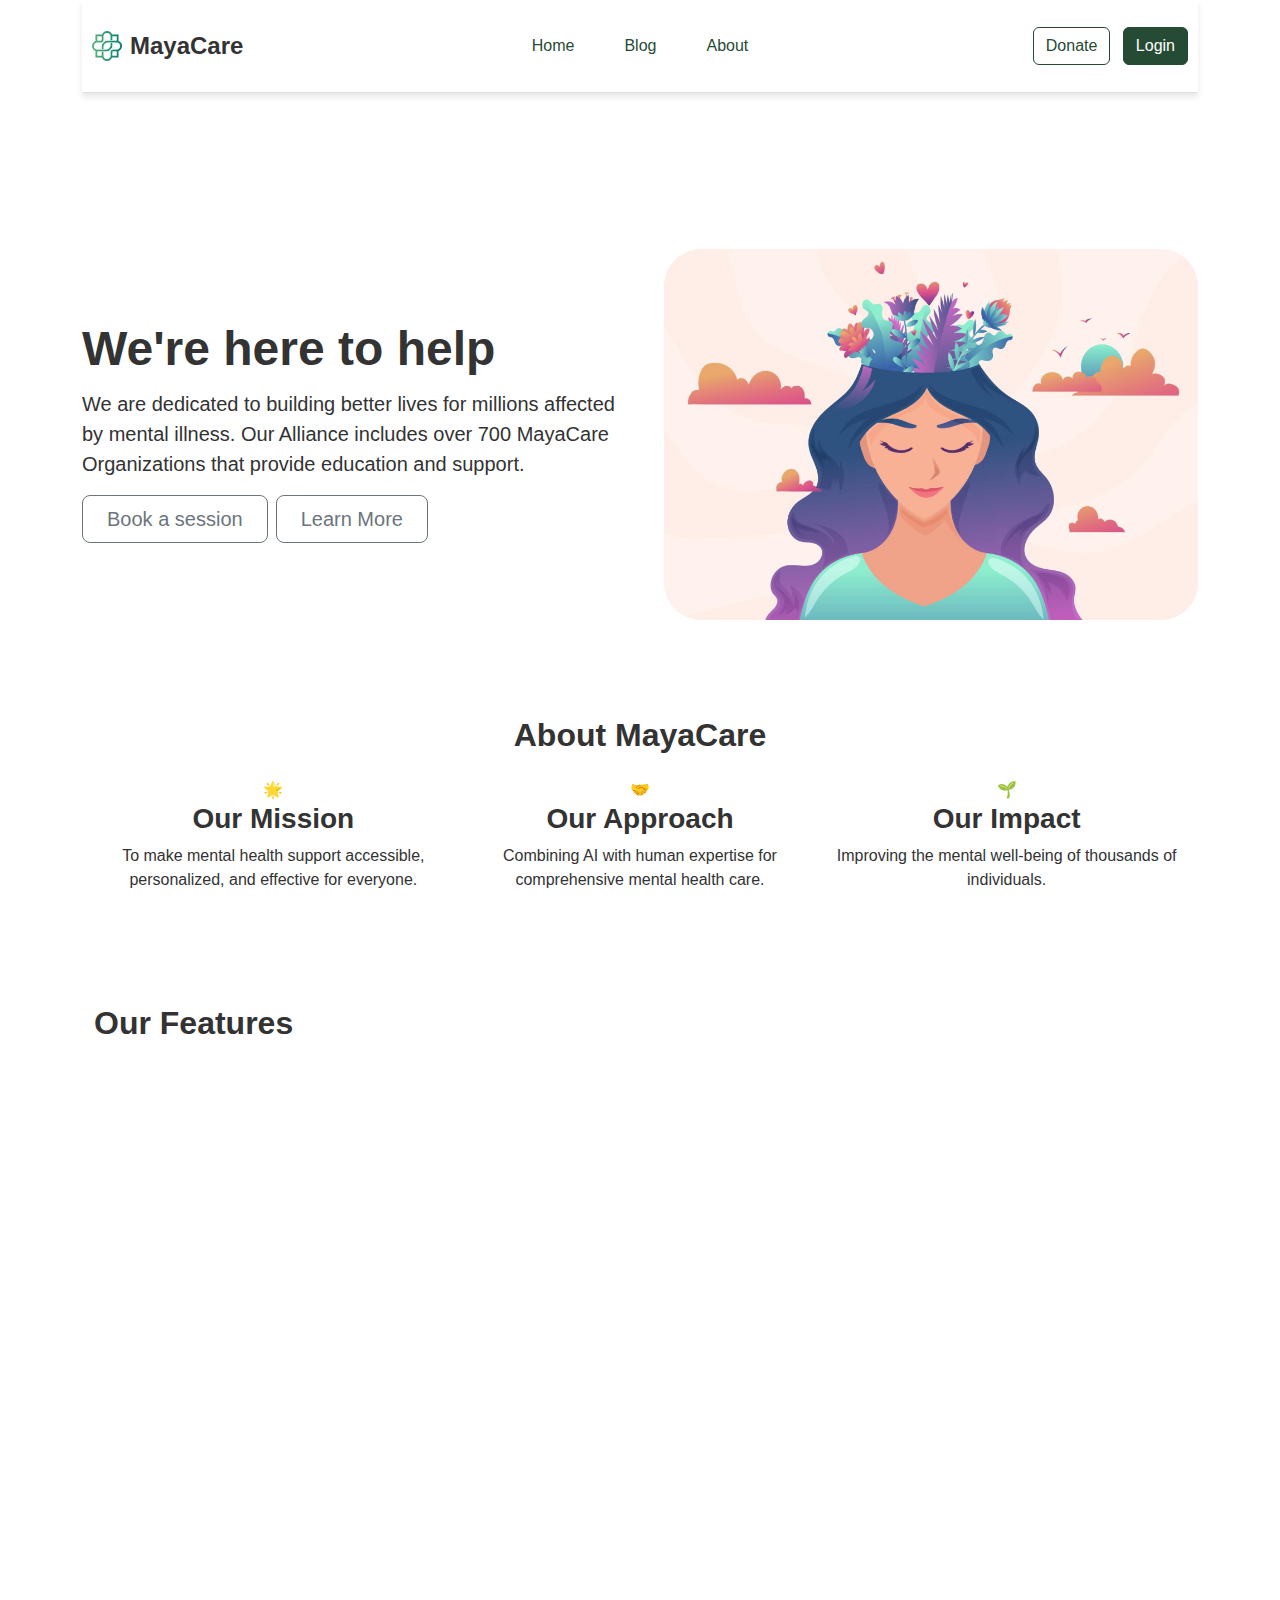
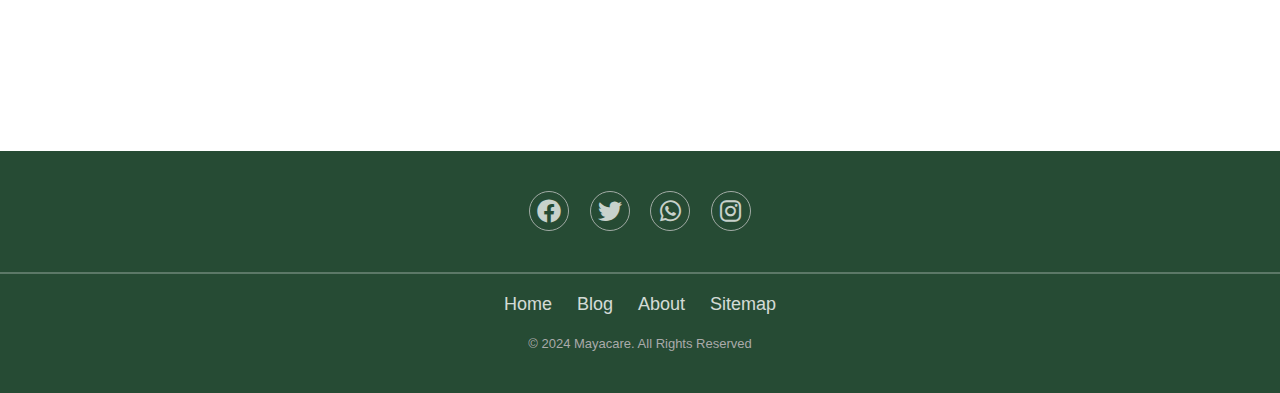
<file: index.html>
<!doctype html>
<html lang="en">
  <head>
    <meta charset="utf-8">
    <meta name="viewport" content="width=device-width, initial-scale=1">
    <title>Home MayaCare</title>
    <link href="https://cdn.jsdelivr.net/npm/bootstrap@5.3.3/dist/css/bootstrap.min.css" rel="stylesheet">
    <!-- FontAwesome CDN -->
    <link href="https://cdnjs.cloudflare.com/ajax/libs/font-awesome/6.0.0-beta3/css/all.min.css" rel="stylesheet">
    <!-- Google Fonts -->
    <link href="https://fonts.googleapis.com/css2?family=Poppins:wght@300;400;500;600&display=swap" rel="stylesheet">
    <link href="home.css" rel="stylesheet">
    <link href="footer.css" rel="stylesheet">
    <link href="header.css" rel="stylesheet">
    <script src="./home.js" defer></script>
  </head>
  <body>
    <div class="container">
      <header class="d-flex flex-wrap align-items-center justify-content-between py-3 mb-4 border-bottom">
          <div class="col-md-3 mb-2 mb-md-0 d-flex align-items-center">
              <img src="logo.png" alt="Logo" width="30" height="30">
              <span class="logo-text ms-2">MayaCare</span>
          </div>
          
          <!-- Hamburger menu (visible on small screens) -->
          <div class="hamburger d-md-none">&#9776;</div>

          <!-- Navigation (will be hidden on small screens) -->
          <nav class="navbar">
            <ul class="nav col-12 col-md-auto mb-2 justify-content-center mb-md-0">
              <li><a href="index.html" class="nav-link">Home</a></li>
              <li><a href="blog.html" class="nav-link">Blog</a></li>
              <li><a href="about.html" class="nav-link">About</a></li>
            </ul>
          </nav>
          
          <div class="col-md-3 text-end">
              <button type="button" class="btn btn-outline-primary me-2">Donate</button>
              <a href="Log-in.html" class="btn btn-primary">Login</a>
          </div>
      </header>

      <!-- Hero Section -->
      <div class="row flex-lg-row-reverse align-items-center g-5 py-5 hero">
          <div class="col-10 col-sm-8 col-lg-6">
            <img src="mental1.png" class="d-block mx-lg-auto img-fluid" alt="Mental Health Image" width="700" height="500" loading="lazy">
          </div>
          <div class="col-lg-6">
            <h1 class="display-5 fw-bold lh-1 mb-3">We're here to help</h1>
            <p class="lead">We are dedicated to building better lives for millions affected by mental illness. Our Alliance includes over 700 MayaCare Organizations that provide education and support.</p>
            <div class="d-grid gap-2 d-md-flex justify-content-md-start">
              <a href="booking.html" class="btn btn-outline-secondary btn-lg px-4">Book a session</a>
              <button type="button" class="btn btn-outline-secondary btn-lg px-4">Learn More</button>
            </div>
          </div>
      </div>

      <!-- About Section -->
      <section id="about" class="py-5">
          <h2 class="text-center">About MayaCare</h2>
          <div class="row text-center mt-4">
              <div class="col-md-4">
                  <div class="about-icon">🌟</div>
                  <h3>Our Mission</h3>
                  <p>To make mental health support accessible, personalized, and effective for everyone.</p>
              </div>
              <div class="col-md-4">
                  <div class="about-icon">🤝</div>
                  <h3>Our Approach</h3>
                  <p>Combining AI with human expertise for comprehensive mental health care.</p>
              </div>
              <div class="col-md-4">
                  <div class="about-icon">🌱</div>
                  <h3>Our Impact</h3>
                  <p>Improving the mental well-being of thousands of individuals.</p>
              </div>
          </div>
      </section>

      <!-- Features Section -->
      <section id="features" class="container py-5">
          <h2>Our Features</h2>
          <div class="features">
              <div class="feature">
                  <div class="feature-icon">💬</div>
                  <h3>AI-Powered Chatbot</h3>
                  <p>Get 24/7 support with our NLP-based chat system.</p>
              </div>
              <div class="feature">
                  <div class="feature-icon">👥</div>
                  <h3>Professional Directory</h3>
                  <p>Connect with qualified professionals in your area.</p>
              </div>
              <div class="feature">
                  <div class="feature-icon">📊</div>
                  <h3>Progress Tracking</h3>
                  <p>Monitor your journey with personalized insights.</p>
              </div>
              <div class="feature">
                  <div class="feature-icon">🔒</div>
                  <h3>Privacy First</h3>
                  <p>Enjoy secure data encryption for your privacy.</p>
              </div>
          </div>
      </section>
    </div>

    <footer class="footer">
        <div class="social">
            <a href="https://facebook.com" target="_blank"><i class="fab fa-facebook"></i></a>
            <a href="https://twitter.com" target="_blank"><i class="fab fa-twitter"></i></a>
            <a href="https://whatsapp.com" target="_blank"><i class="fab fa-whatsapp"></i></a>
            <a href="https://instagram.com" target="_blank"><i class="fab fa-instagram"></i></a>
        </div>
        <hr class="footer-break">
        <ul class="footer-links">
            <li><a href="home.html">Home</a></li>
            <li><a href="#">Blog</a></li>
            <li><a href="#">About</a></li>
            <li><a href="#">Sitemap</a></li>
        </ul>
        <p class="copyright">© 2024 Mayacare. All Rights Reserved</p>
    </footer>

  </body>

  <script>
    const hamburger = document.querySelector('.hamburger');
    const navMenu = document.querySelector('.navbar ul');
    
    hamburger.addEventListener('click', () => {
        navMenu.classList.toggle('show');
    });
  </script>

</html>
</file>
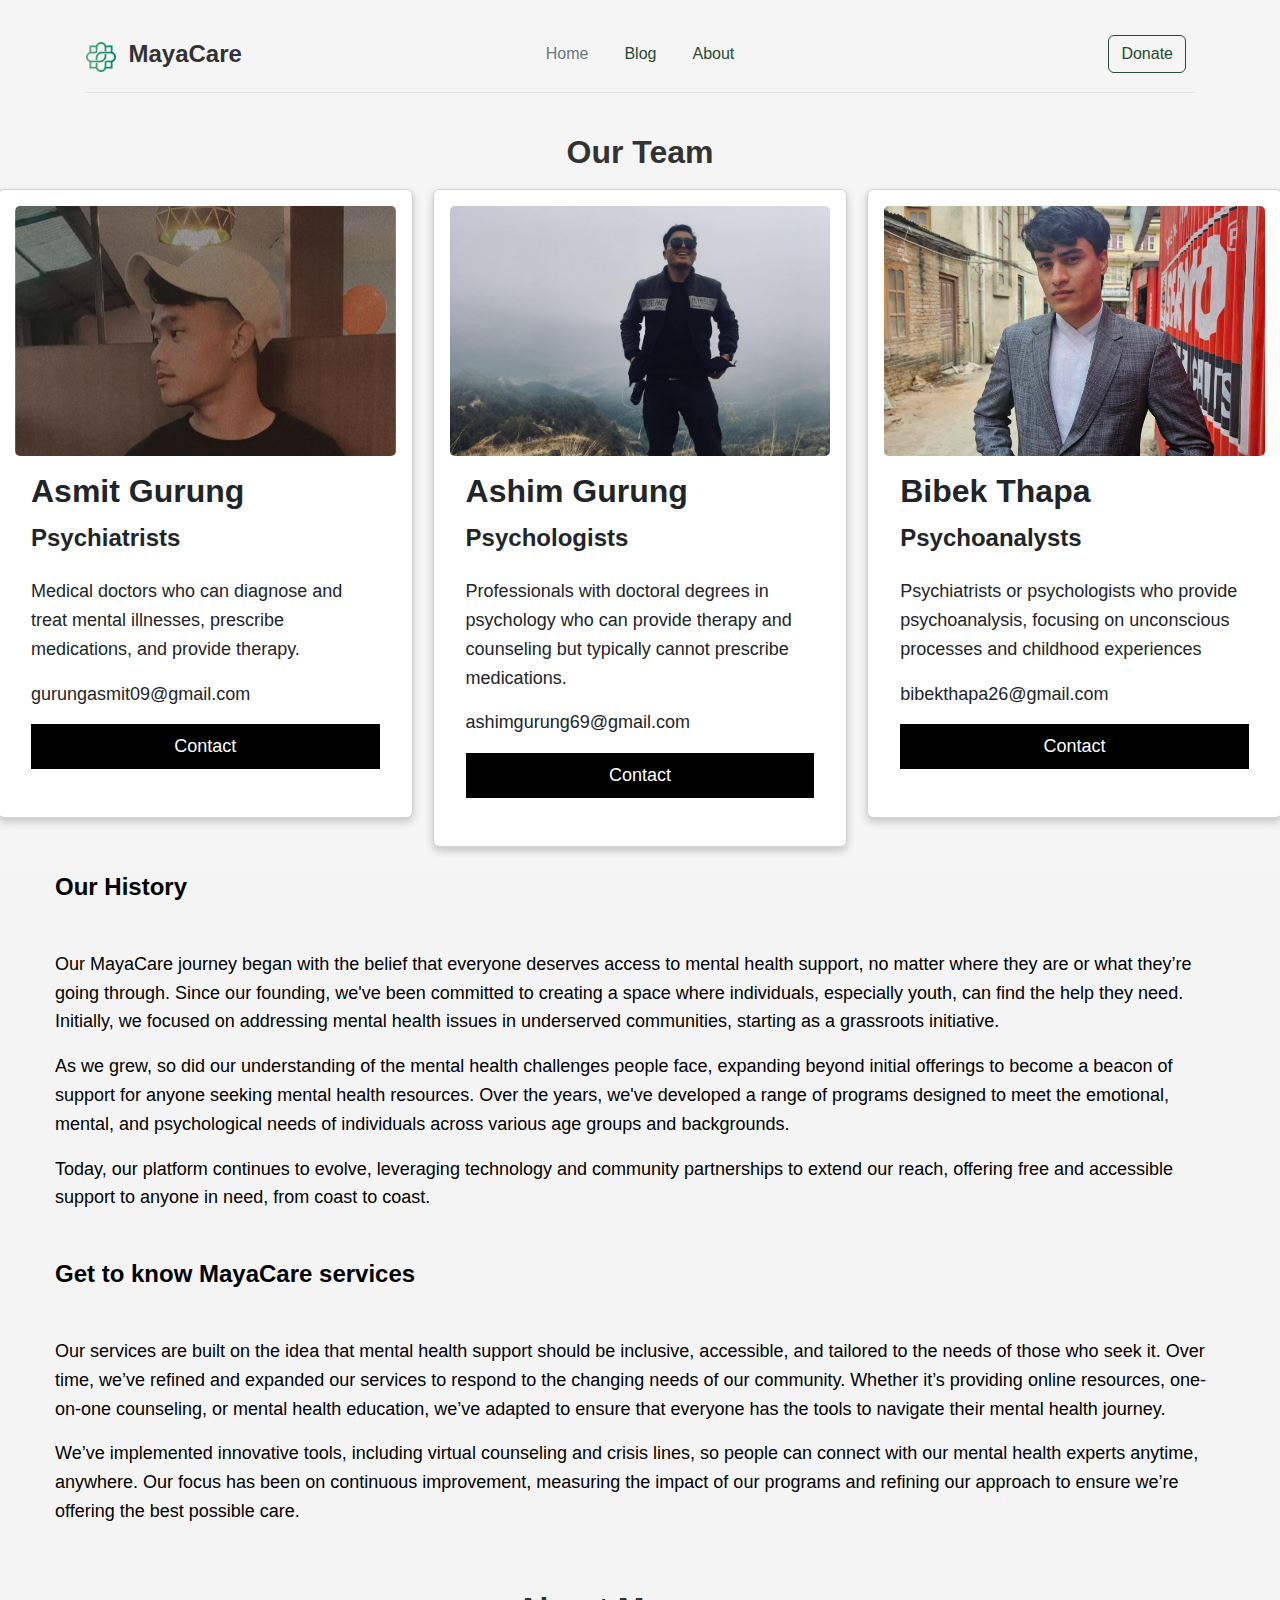
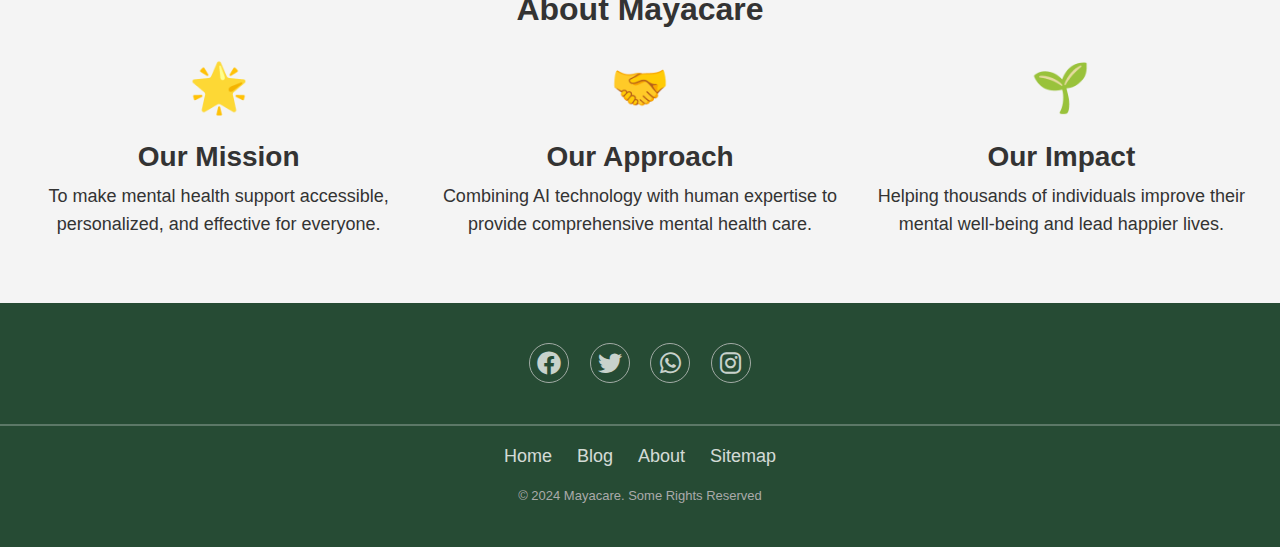
<file: about.html>
<!doctype html>
<html lang="en">
    <head>
        <meta charset="utf-8">
        <meta name="viewport" content="width=device-width, initial-scale=1">
        <title>About MayaCare</title>
        <link href="https://cdn.jsdelivr.net/npm/bootstrap@5.3.3/dist/css/bootstrap.min.css" rel="stylesheet">
        <!-- FontAwesome CDN -->
        <link href="https://cdnjs.cloudflare.com/ajax/libs/font-awesome/6.0.0-beta3/css/all.min.css" rel="stylesheet">
        <link href="header.css" rel="stylesheet">
        <link href="about.css" rel="stylesheet">
        <link href="footer.css" rel="stylesheet">
        <div class="hamburger">&#9776;</div>  
    </head>
  <body>
    <div class="container">
        <header class="d-flex flex-wrap align-items-center justify-content-center justify-content-md-between py-3 mb-4 border-bottom">
            <div class="col-md-3 mb-2 mb-md-0">
                <img src="logo.png" alt="Logo " width="30" height="30">
                <span class="logo-text ms-2">MayaCare</span>
              </div>
    
          <ul class="nav col-12 col-md-auto mb-2 justify-content-center mb-md-0">
            <li><a href="index.html" class="nav-link px-2 link-secondary">Home</a></li>
            <li><a href="blog.html" class="nav-link px-2">Blog</a></li>
            <li><a href="about.html" class="nav-link px-2">About</a></li>
          </ul>
    
          <div class="col-md-3 text-end">
            <button type="button" class="btn btn-outline-primary me-2">Donate</button>
          </div>
          <div class="hamburger">&#9776;</div>  
        </header>
        
      </div>


    
    <h2 class="text-center">Our Team</h2>
    <div class="row">
      <div class="column">
        <div class="card">
          <img src="doc.jpg" alt="Jane" style="width:100%"">
          <div class="container">
            <h2>Asmit Gurung</h2>
            <p class="title">Psychiatrists</p>
            <p>Medical doctors who can diagnose and treat mental illnesses, prescribe medications, and provide therapy.</p>
            <p>gurungasmit09@gmail.com</p>
            <p><button class="button">Contact</button></p>
          </div>
        </div>
      </div>
    
      <div class="column">
        <div class="card">
          <img src="dc1.jpg" alt="Mike" style="width:100%">
          <div class="container">
            <h2>Ashim Gurung</h2>
            <p class="title">Psychologists</p>
            <p>Professionals with doctoral degrees in psychology who can provide therapy and counseling but typically cannot prescribe medications.</p>
            <p>ashimgurung69@gmail.com</p>
            <p><button class="button">Contact</button></p>
          </div>
        </div>
      </div>
    
      <div class="column">
        <div class="card">
          <img src="dc.jpg" alt="John" style="width:100%">
          <div class="container">
            <h2>Bibek Thapa</h2>
            <p class="title">Psychoanalysts</p>
            <p>Psychiatrists or psychologists who provide psychoanalysis, focusing on unconscious processes and childhood experiences </p>
            <p>bibekthapa26@gmail.com</p>
            <p><button class="button">Contact</button></p>
          </div>
        </div>
      </div>
    </div>

    <div id="acf-block-ltwd-block_6eb04de732f70d9941dc227ba7316b90" class="acf-block-ltwd section-spacing pb-6" style="background: #f4f4f4;">
        <div class="container-fluid container-fluid--1440">
            <div class="acf-block-ltwd__content mx-auto" style="max-width: 1170px;">
                
                <!-- Our History Section -->
                <h2 class="acf-block-ltwd__content-title mt-0 mb-5 text-left" style="font-size: 24px; color: #000;">Our History</h2>
                <div class="acf-block-ltwd__content-text mt-0 mb-0 text-left" style="font-size: 18px; color: #000;">
                    <p>Our MayaCare journey began with the belief that everyone deserves access to mental health support, no matter where they are or what they’re going through. Since our founding, we've been committed to creating a space where individuals, especially youth, can find the help they need. Initially, we focused on addressing mental health issues in underserved communities, starting as a grassroots initiative.</p>
                    <p>As we grew, so did our understanding of the mental health challenges people face, expanding beyond initial offerings to become a beacon of support for anyone seeking mental health resources. Over the years, we've developed a range of programs designed to meet the emotional, mental, and psychological needs of individuals across various age groups and backgrounds.</p>
                    <p>Today, our platform continues to evolve, leveraging technology and community partnerships to extend our reach, offering free and accessible support to anyone in need, from coast to coast.
    
                <!-- Get to Know Section -->
                <h2 class="acf-block-ltwd__content-title mt-5 mb-5 text-left" style="font-size: 24px; color: #000;">Get to know MayaCare services</h2>
                <div class="acf-block-ltwd__content-text mt-0 mb-0 text-left" style="font-size: 18px; color: #000;">
                    <p>Our services are built on the idea that mental health support should be inclusive, accessible, and tailored to the needs of those who seek it. Over time, we’ve refined and expanded our services to respond to the changing needs of our community. Whether it’s providing online resources, one-on-one counseling, or mental health education, we’ve adapted to ensure that everyone has the tools to navigate their mental health journey.
                    <p>We’ve implemented innovative tools, including virtual counseling and crisis lines, so people can connect with our mental health experts anytime, anywhere. Our focus has been on continuous improvement, measuring the impact of our programs and refining our approach to ensure we’re offering the best possible care. </p>
                </div>
    
            </div>
        </div>
    </div>

        <!-- About Section -->
        <section id="about" class="py-5">
          <h2 class="text-center">About Mayacare</h2>
          <div class="row text-center mt-4">
              <div class="col-md-4">
                  <div class="about-icon">🌟</div>
                  <h3>Our Mission</h3>
                  <p>To make mental health support accessible, personalized, and effective for everyone.</p>
              </div>
              <div class="col-md-4">
                  <div class="about-icon">🤝</div>
                  <h3>Our Approach</h3>
                  <p>Combining AI technology with human expertise to provide comprehensive mental health care.</p>
              </div>
              <div class="col-md-4">
                  <div class="about-icon">🌱</div>
                  <h3>Our Impact</h3>
                  <p>Helping thousands of individuals improve their mental well-being and lead happier lives.</p>
              </div>
          </div>
      </section>
    
    <footer class="footer" role="contentinfo" itemscope itemtype="http://schema.org/WPFooter">
        <div class="social" role="navigation" aria-labelledby="social-heading">
            <h3 id="social-heading" class="sr-only">Follow us on social media</h3>
            <a href="https://facebook.com" aria-label="Facebook" target="_blank"><i class="fab fa-facebook"></i></a>
            <a href="https://twitter.com" aria-label="Twitter" target="_blank"><i class="fab fa-twitter"></i></a>
            <a href="https://whatsapp.com" aria-label="WhatsApp" target="_blank"><i class="fab fa-whatsapp"></i></a>
            <a href="https://instagram.com" aria-label="Instagram" target="_blank"><i class="fab fa-instagram"></i></a>
        </div>
        <hr class="footer-break">
        <ul class="footer-links" role="navigation" aria-labelledby="footer-links-heading">
            <h3 id="footer-links-heading" class="sr-only">Footer Links</h3>
            <li><a href="home.html">Home</a></li>
            <li><a href="#">Blog</a></li>
            <li><a href="#">About</a></li>
            <li><a href="#">Sitemap</a></li>
        </ul>
        <p class="copyright">© 2024 Mayacare. Some Rights Reserved</p>
    </footer>
  </body>

  <script>
    const hamburger = document.querySelector('.hamburger');
    const navMenu = document.querySelector('nav ul');

    hamburger.addEventListener('click', () => {
        navMenu.classList.toggle('show'); 
    });
</script>

</html>
</file>
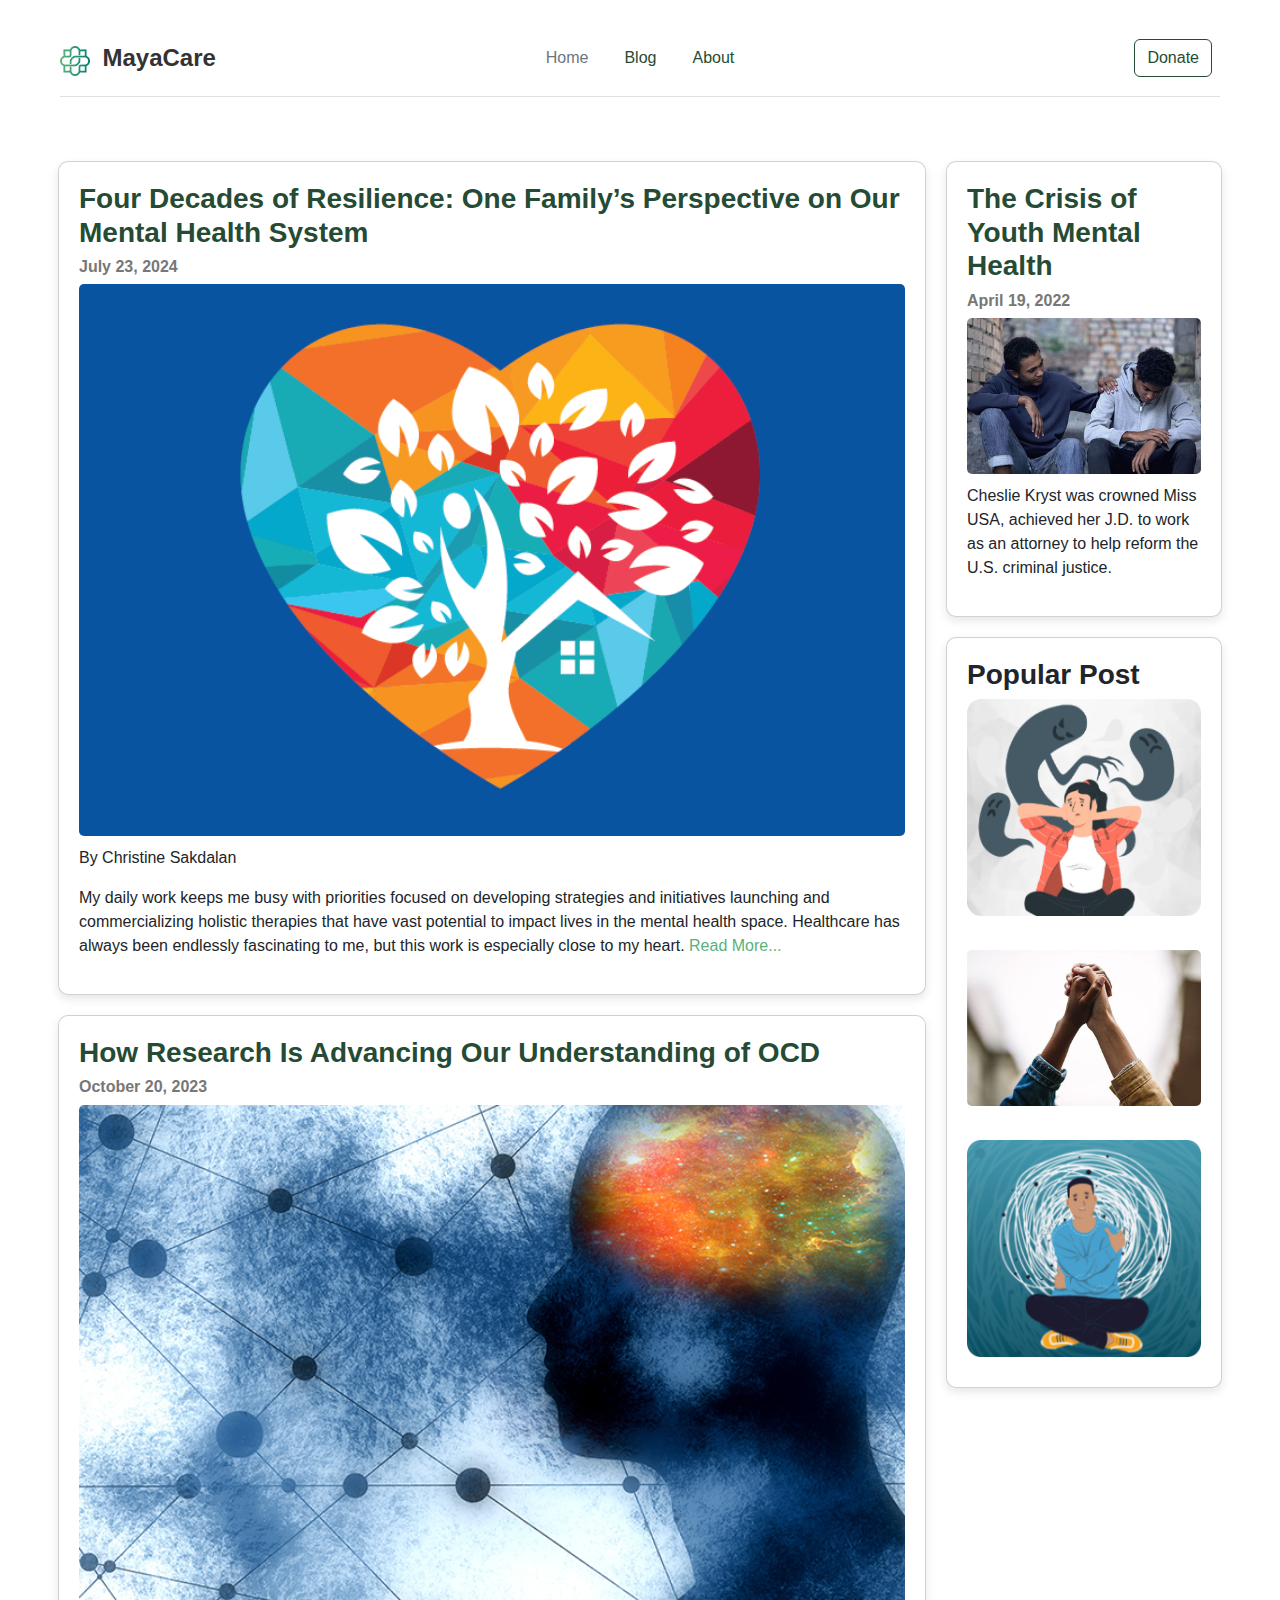
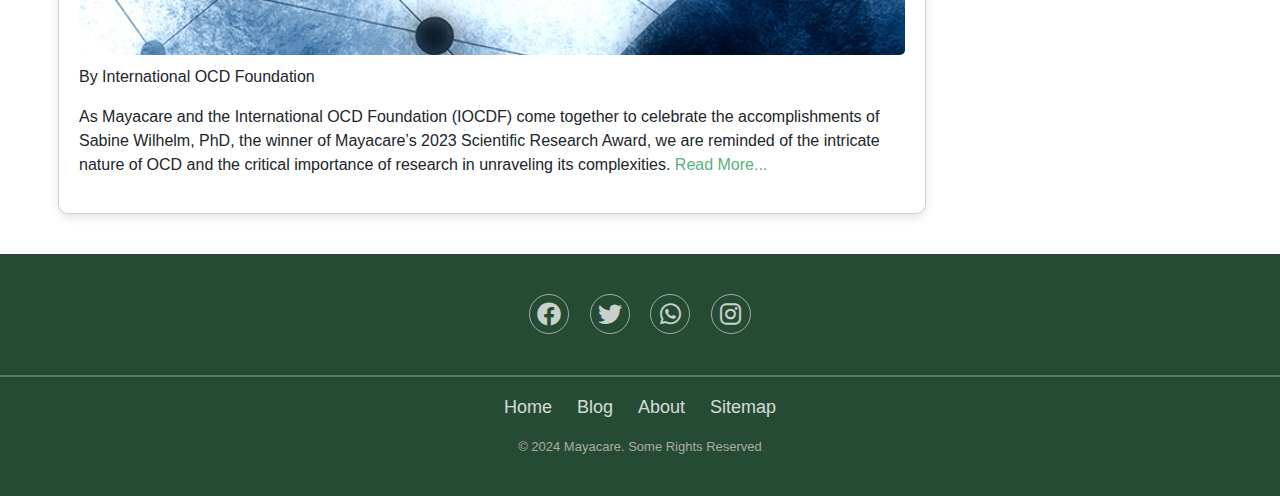
<file: blog.html>
<!doctype html>
<html lang="en">
<head>
    <meta charset="utf-8">
    <meta name="viewport" content="width=device-width, initial-scale=1">
    <title>Blog MayaCare</title>
    <link href="https://cdn.jsdelivr.net/npm/bootstrap@5.3.3/dist/css/bootstrap.min.css" rel="stylesheet">
    <link href="https://cdnjs.cloudflare.com/ajax/libs/font-awesome/6.0.0-beta3/css/all.min.css" rel="stylesheet">
    <link href="blog.css" rel="stylesheet">
    <link href="footer.css" rel="stylesheet">
    <link href="header.css" rel="stylesheet">
</head>
<body>
  <div class="container">
    <header class="d-flex flex-wrap align-items-center justify-content-center justify-content-md-between py-3 mb-4 border-bottom">
        <div class="col-md-3 mb-2 mb-md-0">
            <img src="logo.png" alt="Logo " width="30" height="30">
            <span class="logo-text ms-2">MayaCare</span>
        </div>

      <ul class="nav col-12 col-md-auto mb-2 justify-content-center mb-md-0">
        <li><a href="index.html" class="nav-link px-2 link-secondary">Home</a></li>
        <li><a href="blog.html" class="nav-link px-2">Blog</a></li>
        <li><a href="about.html" class="nav-link px-2">About</a></li>
      </ul>

      <div class="col-md-3 text-end">
        <button type="button" class="btn btn-outline-primary me-2">Donate</button>
      </div>
      <div class="hamburger">&#9776;</div>

    </header>
    

        <div class="row">
            <div class="leftcolumn">
                <div class="card">
                    <h2>Four Decades of Resilience: One Family’s Perspective on Our Mental Health System</h2>
                    <h5>July 23, 2024</h5>
                    <img src="nami1.png" alt="Blog Image 1">
                    <p>By Christine Sakdalan</p>
                    <p>My daily work keeps me busy with priorities focused on developing strategies and initiatives launching and commercializing holistic therapies that have vast potential to impact lives in the mental health space. Healthcare has always been endlessly fascinating to me, but this work is especially close to my heart. <a href="#">Read More...</a></p>
                </div>
                <div class="card">
                    <h2>How Research Is Advancing Our Understanding of OCD</h2>
                    <h5>October 20, 2023</h5>
                    <img src="nami2.png" alt="Blog Image 2">
                    <p>By International OCD Foundation</p>
                    <p>As Mayacare and the International OCD Foundation (IOCDF) come together to celebrate the accomplishments of Sabine Wilhelm, PhD, the winner of Mayacare’s 2023 Scientific Research Award, we are reminded of the intricate nature of OCD and the critical importance of research in unraveling its complexities. <a href="#">Read More...</a></p>
                </div>
            </div>

            <div class="rightcolumn">
                <div class="card">
                    <h2>The Crisis of Youth Mental Health</h2>
                    <h5>April 19, 2022</h5>
                    <img src="nami4.jpg" alt="About Me Image">
                    <p>Cheslie Kryst was crowned Miss USA, achieved her J.D. to work as an attorney to help reform the U.S. criminal justice.</p>
                </div>
                <div class="card">
                    <h3>Popular Post</h3>
                    <img src="Blog1.png" alt="Popular Post Image 1"><br>
                    <img src="nami2.jpg" alt="Popular Post Image 2"><br>
                    <img src="Blog3.png" alt="Popular Post Image 3">
                </div>
            </div>
        </div>
    </div>
    <footer class="footer" role="contentinfo" itemscope itemtype="http://schema.org/WPFooter">
      <div class="social" role="navigation" aria-labelledby="social-heading">
          <h3 id="social-heading" class="sr-only">Follow us on social media</h3>
          <a href="https://facebook.com" aria-label="Facebook" target="_blank"><i class="fab fa-facebook"></i></a>
          <a href="https://twitter.com" aria-label="Twitter" target="_blank"><i class="fab fa-twitter"></i></a>
          <a href="https://whatsapp.com" aria-label="WhatsApp" target="_blank"><i class="fab fa-whatsapp"></i></a>
          <a href="https://instagram.com" aria-label="Instagram" target="_blank"><i class="fab fa-instagram"></i></a>
      </div>
      <hr class="footer-break">
      <ul class="footer-links" role="navigation" aria-labelledby="footer-links-heading">
          <h3 id="footer-links-heading" class="sr-only">Footer Links</h3>
          <li><a href="home.html">Home</a></li>
          <li><a href="#">Blog</a></li>
          <li><a href="#">About</a></li>
          <li><a href="#">Sitemap</a></li>
      </ul>
      <p class="copyright">© 2024 Mayacare. Some Rights Reserved</p>
  </footer>
</body>

<script>
    const hamburger = document.querySelector('.hamburger');
    const navMenu = document.querySelector('nav ul');

    hamburger.addEventListener('click', () => {
        navMenu.classList.toggle('show'); 
    });
</script>

</html>
</file>
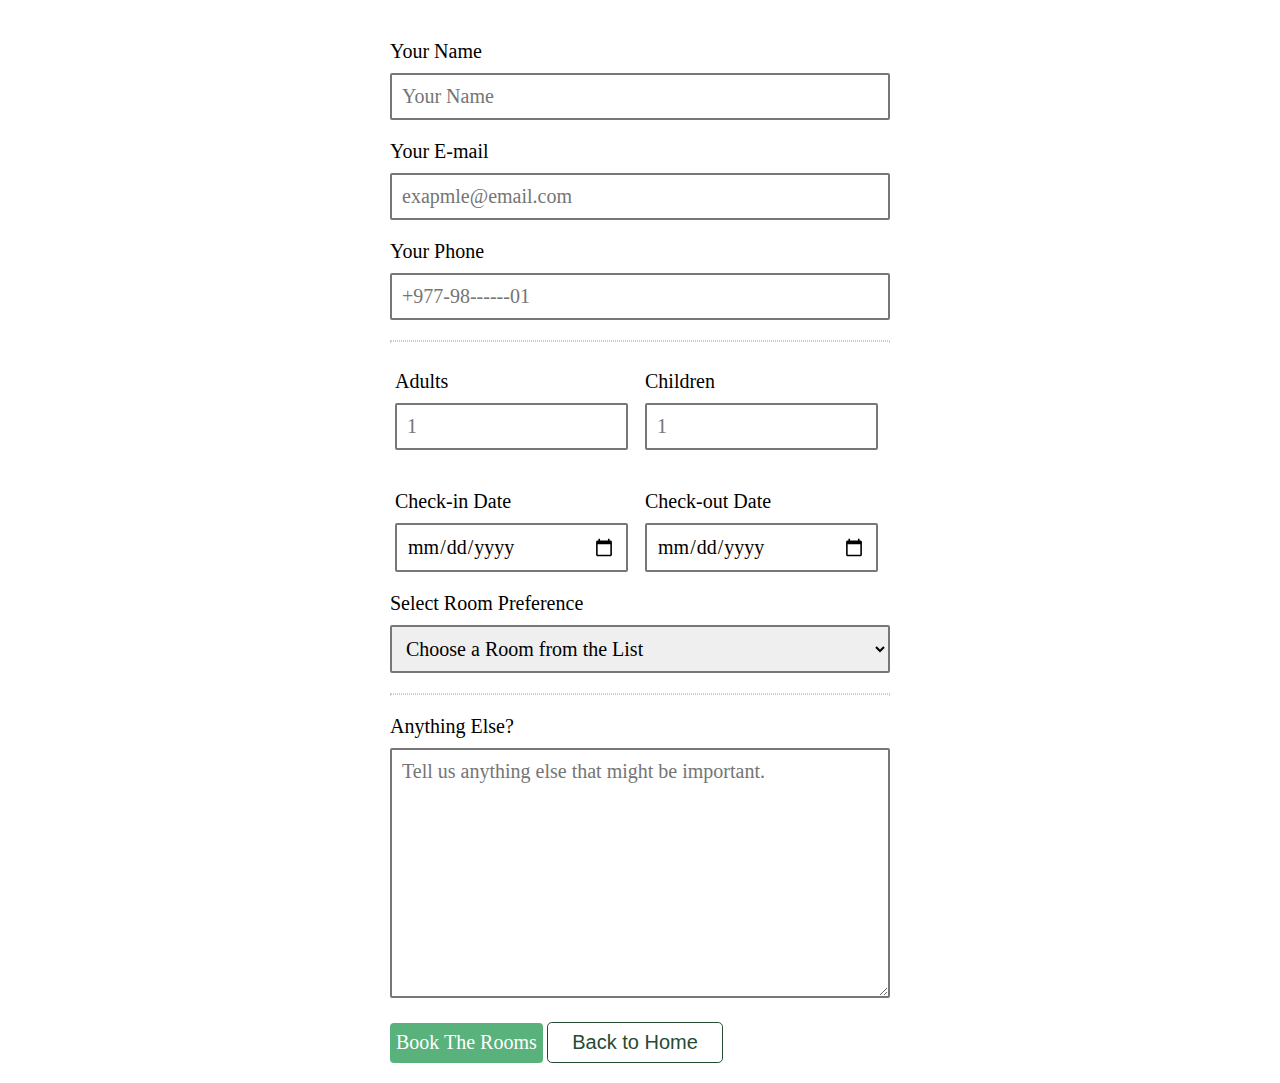
<file: booking.html>
<!DOCTYPE html>
<html lang="en">
<head>
    <meta charset="UTF-8">
    <meta name="viewport" content="width=device-width, initial-scale=1.0">
    <title>Booking session</title>
    <link href="booking.css" rel="stylesheet">
    <script src="./booking.js" defer></script>

</head>
<body>

    <form action="reservation.php" method="post">
        <div class="elem-group">
          <label for="name">Your Name</label>
          <input type="text" id="name" name="visitor_name" placeholder="Your Name" pattern=[A-Z\sa-z]{3,20} required>
        </div>
        <div class="elem-group">
          <label for="email">Your E-mail</label>
          <input type="email" id="email" name="visitor_email" placeholder="exapmle@email.com" required>
        </div>
        <div class="elem-group">
          <label for="phone">Your Phone</label>
          <input type="tel" id="phone" name="visitor_phone" placeholder="+977-98------01" pattern=(\d{3})-?\s?(\d{3})-?\s?(\d{4}) required>
        </div>
        <hr>
        <div class="elem-group inlined">
          <label for="adult">Adults</label>
          <input type="number" id="adult" name="total_adults" placeholder="1" min="1" required>
        </div>
        <div class="elem-group inlined">
          <label for="child">Children</label>
          <input type="number" id="child" name="total_children" placeholder="1" min="0" required>
        </div>
        <div class="elem-group inlined">
          <label for="checkin-date">Check-in Date</label>
          <input type="date" id="checkin-date" name="checkin" required>
        </div>
        <div class="elem-group inlined">
          <label for="checkout-date">Check-out Date</label>
          <input type="date" id="checkout-date" name="checkout" required>
        </div>
        <div class="elem-group">
          <label for="room-selection">Select Room Preference</label>
          <select id="room-selection" name="room_preference" required>
              <option value="">Choose a Room from the List</option>
              <option value="connecting">Connecting</option>
              <option value="adjoining">Adjoining</option>
              <option value="adjacent">Adjacent</option>
          </select>
        </div>
        <hr>
        <div class="elem-group">
          <label for="message">Anything Else?</label>
          <textarea id="message" name="visitor_message" placeholder="Tell us anything else that might be important." required></textarea>
        </div>
        <button type="submit">Book The Rooms</button>
        <a href="index.html" class="btn btn-outline-secondary btn-lg px-4">Back to Home</a>
      </form>
</body>
</html>
</file>
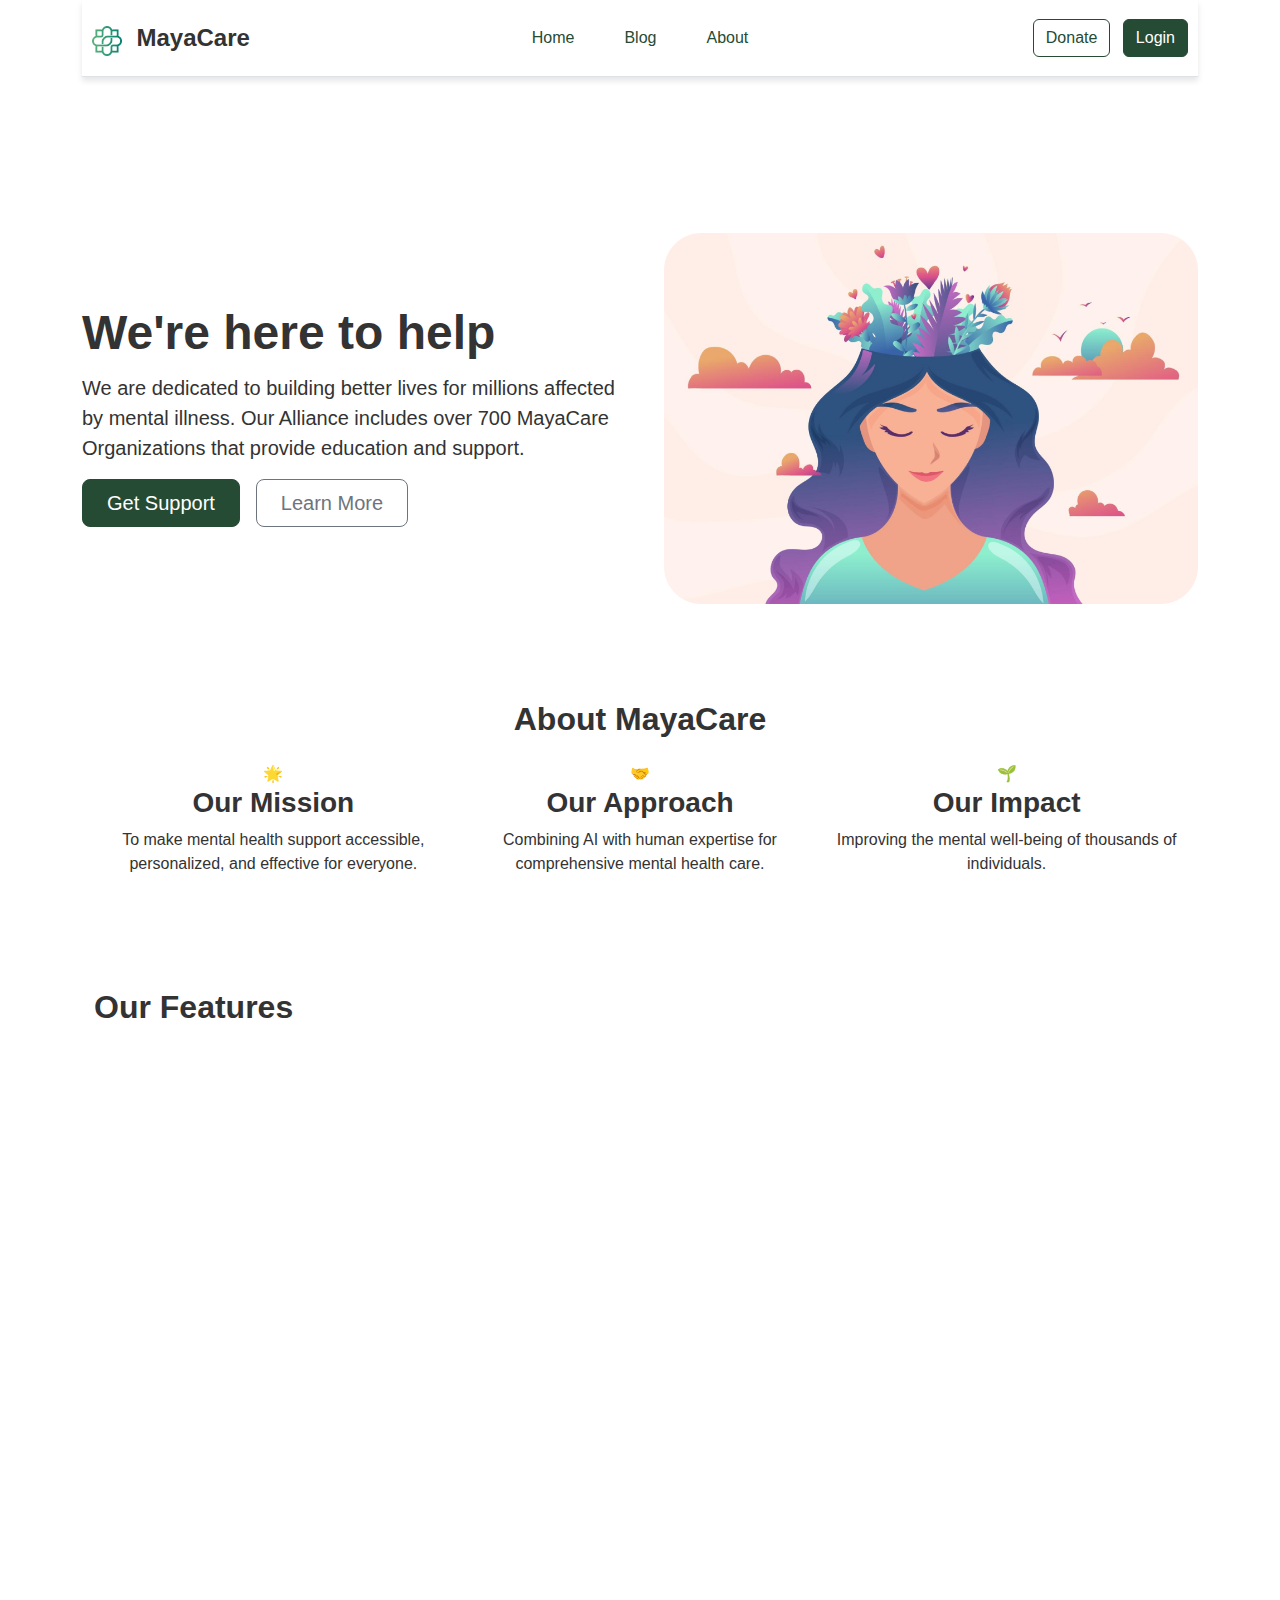
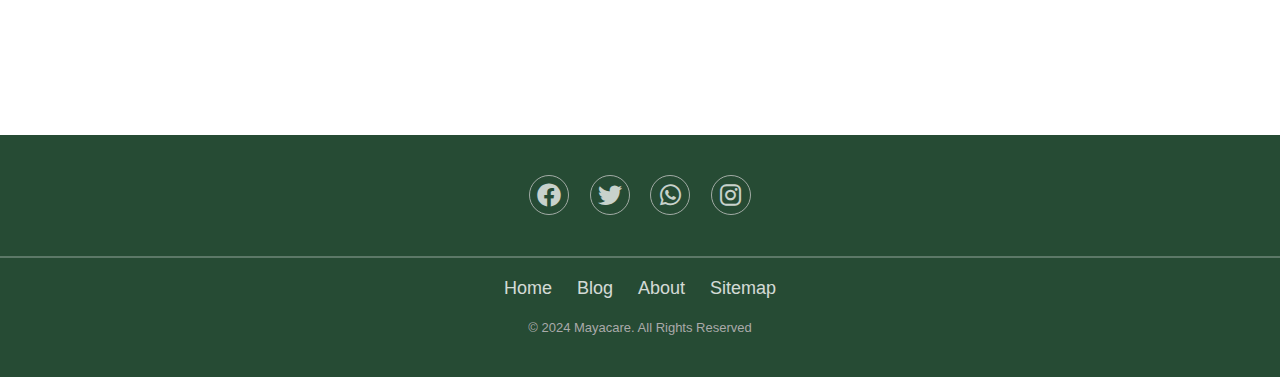
<file: home.html>
<!doctype html>
<html lang="en">
  <head>
    <meta charset="utf-8">
    <meta name="viewport" content="width=device-width, initial-scale=1">
    <title>Home MayaCare</title>
    <link href="https://cdn.jsdelivr.net/npm/bootstrap@5.3.3/dist/css/bootstrap.min.css" rel="stylesheet">
    <!-- FontAwesome CDN -->
    <link href="https://cdnjs.cloudflare.com/ajax/libs/font-awesome/6.0.0-beta3/css/all.min.css" rel="stylesheet">
    <!-- Google Fonts -->
    <link href="https://fonts.googleapis.com/css2?family=Poppins:wght@300;400;500;600&display=swap" rel="stylesheet">
    <link href="home.css" rel="stylesheet">
    <link href="footer.css" rel="stylesheet">
    <link href="header.css" rel="stylesheet">
    <script src="./home.js" defer></script>
  </head>
  <body>
    <div class="container">
      <header class="d-flex flex-wrap align-items-center justify-content-center justify-content-md-between py-3 mb-4 border-bottom">
          <div class="col-md-3 mb-2 mb-md-0">
              <img src="logo.png" alt="Logo" width="30" height="30">
              <span class="logo-text">MayaCare</span>
          </div>
          <ul class="nav col-12 col-md-auto mb-2 justify-content-center mb-md-0">
              <li><a href="home.html" class="nav-link">Home</a></li>
              <li><a href="blog.html" class="nav-link">Blog</a></li>
              <li><a href="about.html" class="nav-link">About</a></li>
          </ul>
          <div class="col-md-3 text-end">
              <button type="button" class="btn btn-outline-primary me-2">Donate</button>
              <a href="Log-in.html" class="btn btn-primary">Login</a>
          </div>
      </header>

  

        <div class="row flex-lg-row-reverse align-items-center g-5 py-5 hero">
            <div class="col-10 col-sm-8 col-lg-6">
              <img src="mental1.png" class="d-block mx-lg-auto img-fluid" alt="Mental Health Image" width="700" height="500" loading="lazy">
            </div>
            <div class="col-lg-6">
              <h1 class="display-5 fw-bold lh-1 mb-3">We're here to help</h1>
              <p class="lead">We are dedicated to building better lives for millions affected by mental illness. Our Alliance includes over 700 MayaCare Organizations that provide education and support.</p>
              <div class="d-grid gap-2 d-md-flex justify-content-md-start">
                <button type="button" class="btn btn-primary btn-lg px-4 me-md-2">Get Support</button>
                <button type="button" class="btn btn-outline-secondary btn-lg px-4">Learn More</button>
              </div>
            </div>
        </div>

        <section id="about" class="py-5">
            <h2 class="text-center">About MayaCare</h2>
            <div class="row text-center mt-4">
                <div class="col-md-4">
                    <div class="about-icon">🌟</div>
                    <h3>Our Mission</h3>
                    <p>To make mental health support accessible, personalized, and effective for everyone.</p>
                </div>
                <div class="col-md-4">
                    <div class="about-icon">🤝</div>
                    <h3>Our Approach</h3>
                    <p>Combining AI with human expertise for comprehensive mental health care.</p>
                </div>
                <div class="col-md-4">
                    <div class="about-icon">🌱</div>
                    <h3>Our Impact</h3>
                    <p>Improving the mental well-being of thousands of individuals.</p>
                </div>
            </div>
        </section>

        <section id="features" class="container py-5">
            <h2>Our Features</h2>
            <div class="features">
                <div class="feature">
                    <div class="feature-icon">💬</div>
                    <h3>AI-Powered Chatbot</h3>
                    <p>Get 24/7 support with our NLP-based chat system.</p>
                </div>
                <div class="feature">
                    <div class="feature-icon">👥</div>
                    <h3>Professional Directory</h3>
                    <p>Connect with qualified professionals in your area.</p>
                </div>
                <div class="feature">
                    <div class="feature-icon">📊</div>
                    <h3>Progress Tracking</h3>
                    <p>Monitor your journey with personalized insights.</p>
                </div>
                <div class="feature">
                    <div class="feature-icon">🔒</div>
                    <h3>Privacy First</h3>
                    <p>Enjoy secure data encryption for your privacy.</p>
                </div>
            </div>
        </section>
    </div>

    <footer class="footer">
        <div class="social">
            <a href="https://facebook.com" target="_blank"><i class="fab fa-facebook"></i></a>
            <a href="https://twitter.com" target="_blank"><i class="fab fa-twitter"></i></a>
            <a href="https://whatsapp.com" target="_blank"><i class="fab fa-whatsapp"></i></a>
            <a href="https://instagram.com" target="_blank"><i class="fab fa-instagram"></i></a>
        </div>
        <hr class="footer-break">
        <ul class="footer-links">
            <li><a href="home.html">Home</a></li>
            <li><a href="#">Blog</a></li>
            <li><a href="#">About</a></li>
            <li><a href="#">Sitemap</a></li>
        </ul>
        <p class="copyright">© 2024 Mayacare. All Rights Reserved</p>
    </footer>
  </body>
</html>
</file>
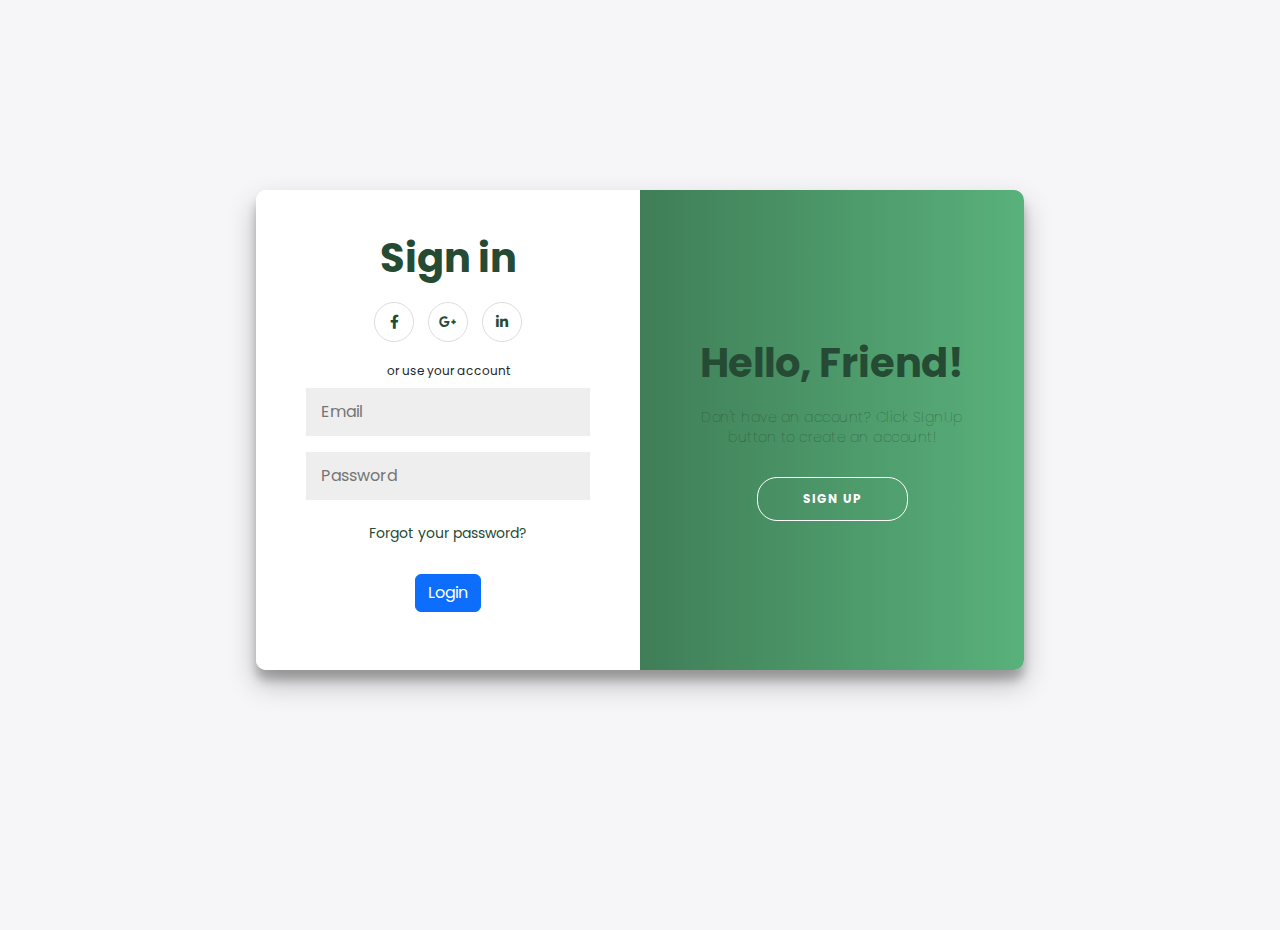
<file: Log-in.html>
<!doctype html>
<html lang="en">
  <head>
    <meta charset="utf-8">
    <meta name="viewport" content="width=device-width, initial-scale=1">
    <title>Sign In</title>
    <link href="https://cdn.jsdelivr.net/npm/bootstrap@5.3.3/dist/css/bootstrap.min.css" rel="stylesheet">
    <link href="https://cdnjs.cloudflare.com/ajax/libs/font-awesome/6.0.0-beta3/css/all.min.css" rel="stylesheet">
    <script src="./sign.js" defer></script>
    <link href="sign.css" rel="stylesheet">
    <div class="hamburger">&#9776;</div>
  </head>
  <body class="animate">
    <div class="container" id="container">
      <div class="form-container sign-up-container">
        <form action="#">
          <h1>Create Account</h1>
          <div class="social-container">
            <a href="https://facebook.com" class="social"><i class="fab fa-facebook-f"></i></a>
            <a href="https://google.com" class="social"><i class="fab fa-google-plus-g"></i></a>
            <a href="https://instagram.com" class="social"><i class="fab fa-linkedin-in"></i></a>
          </div>
          <span>or use your email for registration</span>
          <input type="text" placeholder="Name" />
          <input type="email" placeholder="Email" />
          <input type="password" placeholder="Password" />
          <a href="index.html" class="btn btn-primary">SignUp</a>
        </form>
      </div>
      <div class="form-container sign-in-container">
        <form action="#">
          <h1>Sign in</h1>
          <div class="social-container">
            <a href="#" class="social"><i class="fab fa-facebook-f"></i></a>
            <a href="#" class="social"><i class="fab fa-google-plus-g"></i></a>
            <a href="#" class="social"><i class="fab fa-linkedin-in"></i></a>
          </div>
          <span>or use your account</span>
          <input type="email" placeholder="Email" />
          <input type="password" placeholder="Password" />
          <a href="#">Forgot your password?</a>
          <a href="index.html" class="btn btn-primary">Login</a>
        </form>
      </div>
      <div class="overlay-container">
        <div class="overlay">
          <div class="overlay-panel overlay-left">
            <h1>Welcome Back!</h1>
            <p>To keep connected with us please login with your personal info</p>
            <button class="ghost" id="signIn">Sign In</button>
          </div>
          <div class="overlay-panel overlay-right">
            <h1>Hello, Friend!</h1>
            <p>Don't have an account? Click SIgnUp button to create an account!</p> 
            <button class="ghost" id="signUp">Sign Up</button>
          </div>
        </div>
      </div>
    </div>
  </body>

  <script>
    const hamburger = document.querySelector('.hamburger');
    const navMenu = document.querySelector('nav ul');

    hamburger.addEventListener('click', () => {
        navMenu.classList.toggle('show'); 
    });
</script>

</html>
</file>
<file: home.css>
:root {
    --primary-color: #264B34;
    --secondary-color: #59B17B;
    --text-color: #333;
    --background-color: #f5f5f5;
}

body {
    font-family: 'Poppins', sans-serif;
    background-color: var(--background-color);
    color: var(--text-color);
}

h1, h2, h3, h4, h5, h6 {
    font-weight: 600;
}

.btn-primary {
    background-color: var(--primary-color);
    border-color: var(--primary-color);
}

.btn-outline-primary {
    color: var(--primary-color);
    border-color: var(--primary-color);
}

.btn-primary:hover, .btn-outline-primary:hover {
    background-color: var(--secondary-color);
    border-color: var(--secondary-color);
}

header {
    background-color: white;
    padding: 10px;
    box-shadow: 0px 4px 6px rgba(0,0,0,0.1);
}



.feature-icon, .about-icon {
    color: var(--secondary-color);
}

/* Animation for the hero and feature sections */
.hero {
    animation: fadeInUp 1s ease-in-out;
}

@keyframes fadeInUp {
    0% {
        opacity: 0;
        transform: translateY(50px);
    }
    100% {
        opacity: 1;
        transform: translateY(0);
    }
}

.feature {
    opacity: 0;
    transform: translateY(20px);
    transition: opacity 0.5s, transform 0.5s;
}

.feature.show {
    opacity: 1;
    transform: translateY(0);
}


.navbar a:hover {
    color: var(--secondary-color);
}

section {
    padding: 60px 20px;
}


.features {
    display: grid;
    grid-template-columns: repeat(auto-fit, minmax(250px, 1fr));
    gap: 2rem;
    margin-top: 4rem;
}

.feature {
    background-color: white;
    padding: 2rem;
    border-radius: 8px;
    box-shadow: 0 4px 6px rgba(0,0,0,0.1);
    text-align: center;
}

.feature h3 {
    color: var(--primary-color);
    margin-bottom: 1rem;
}

.feature-icon {
    font-size: 3rem;
    margin-bottom: 1rem;
    color: var(--secondary-color);
}

.hamburger {
    display: none;
}

@media (max-width: 768px) {
    .hamburger {
        display: block;
    }
    .navbar ul {
        display: none;
    }
    .navbar ul.show {
        display: block;
        position: absolute;
        top: 50px;
        right: 0;
        background-color: white;
        width: 200px;
    }
}
</file>
<file: footer.css>
html, body {
    margin: 0;
    padding: 0;
    overflow-x: hidden; /* Prevent horizontal overflow */
    width: 100%;
}

:root {
    --primary-color: #264B34;
    --secondary-color: #59B17B;
    --text-color: #333;
    --background-color: #f5f5f5;
}

footer {
    background-color: var(--primary-color);
    color: white;
}

.footer {
    padding: 40px 0;
    background-color: var(--primary-color);    
    color: white;
    width: 100vw; /* Make the footer full width without overflowing */
    position: relative;
    left: 0;
    right: 0;
    overflow-x: hidden; /* Prevent horizontal scrolling */
}



.footer ul {
    padding: 0;
    list-style: none;
    text-align: center;
    font-size: 18px;
    line-height: 1.6;
    margin-bottom: 0;
}

.footer li {
    display: inline-block;
    padding: 0 10px;
}

.footer ul a {
    color: inherit;
    text-decoration: none;
    opacity: 0.8;
}

.footer ul a:hover {
    opacity: 1;
}

.footer .social {
    text-align: center;
    padding-bottom: 25px;
}

.footer .social > a {
    font-size: 24px;
    width: 40px;
    height: 40px;
    line-height: 40px;
    display: inline-block;
    text-align: center;
    border-radius: 50%;
    border: 1px solid #ccc;
    margin: 0 8px;
    color: inherit;
    opacity: 0.75;
}

.footer .social > a:hover {
    opacity: 0.9;
}

.footer .copyright {
    margin-top: 15px;
    text-align: center;
    font-size: 13px;
    color: #aaa;
    margin-bottom: 0;
}

.footer .footer-break {
    height: 2px;
    border-width: 0;
    color: gray;
    background-color: white;
}

/* Mobile Responsiveness */
@media (max-width: 768px) {
    header {
        display: flex;
        justify-content: space-between;
        padding: 1rem;
        position: relative;
    }

    
    header nav ul {
        display: none;
        flex-direction: column;
        position: absolute;
        top: 60px;
        right: 0;
        background-color: #00796b;
        width: 100%;
        z-index: 1000;
        text-align: right;
        padding: 1rem;
        align-items: flex-end;
        padding-right: 20px;
    }

    header nav ul li {
        margin: 1rem 0;
    }

    header .hamburger {
        display: block;
        cursor: pointer;
        font-size: 2rem;
        color: #fff;
    }

    
    header nav ul.show {
        display: flex;
    }
}


.hamburger {
    display: none; 
    position: absolute;
    top: 20px;
    right: 20px;
    font-size: 24px;
    cursor: pointer;
    color: #fff;
    z-index: 1001;
}

.hero {
    margin-top: 60px;
}
</file>
<file: header.css>
/* General body styles for consistency across all pages */
body {
  font-family: Arial, sans-serif;
  margin: 0;
  padding: 0;
  background: #ffffff;
}

/* Header styles (consistent across all pages) */
.header {
  padding: 20px;
  font-size: 24px;
  text-align: center;
  background: white;
  border-bottom: 2px solid #ddd;
  width: 100%;
  position: relative;
  display: flex;
  justify-content: space-between;
  align-items: center;
}

/* Logo Text Styling */
.logo-text {
  font-size: 24px;
  font-weight: bold;
  margin-left: 10px;
}

/* Navigation Styles */
.nav {
  display: flex;
  gap: 20px;
  align-items: center;
}

.nav-link {
  padding: 10px 15px;
  color: #264B34;
  text-decoration: none;
  transition: color 0.3s, transform 0.3s;
}

/* Hover Effects for Navigation Links */
.nav-link:hover {
  color: #59B17B;
  transform: scale(1.1);
}

/* Button Styles */
.btn {
  transition: background-color 0.3s, transform 0.3s;
}

/* Hover Effects for Buttons */
.btn:hover {
  background-color: #59B17B;
  transform: translateY(-2px);
}

/* Hamburger menu styles (for mobile) */
.hamburger {
  display: none; /* Hidden on larger screens */
  flex-direction: column;
  cursor: pointer;
}

.hamburger div {
  width: 25px;
  height: 3px;
  background-color: #264B34;
  margin: 4px 0;
  transition: all 0.3s ease;
}

/* Mobile view styles */
@media (max-width: 768px) {
  .nav {
    flex-direction: column;
    display: none; /* Hide menu by default on mobile */
  }

  .header {
    justify-content: space-between;
  }

  .hamburger {
    display: flex; /* Show hamburger menu */
  }

  .hamburger.active + .nav {
    display: flex; /* Show nav links when hamburger is clicked */
  }

  .logo-text {
    font-size: 20px;
  }
}
</file>
<file: about.css>
:root {
    --primary-color: #264B34;
    --secondary-color: #59B17B;
    --text-color: #333;
    --background-color: #f5f5f5;
}

body {
    font-family: 'Poppins', sans-serif;
    background-color: var(--background-color);
    color: var(--text-color);
}

h1, h2, h3, h4, h5, h6 {
    font-weight: 600;
}

.btn-primary {
    background-color: var(--primary-color);
    border-color: var(--primary-color);
}

.btn-outline-primary {
    color: var(--primary-color);
    border-color: var(--primary-color);
}

.btn-primary:hover, .btn-outline-primary:hover {
    background-color: var(--secondary-color);
    border-color: var(--secondary-color);
}

header {
    display: flex;
    justify-content: center;
    align-items: center;
}

.nav {
    margin-left: auto;
    margin-right: auto;
}

.about-section {
    padding: 50px;
    background-color: #f4f4f4;
    text-align: center;
}

.column {
    float: left;
    width: 33.3%;
    margin-bottom: 16px;
    padding: 0 8px;
}

.container {
    padding: 16px;
}



.button {
    border: none;
    outline: 0;
    display: inline-block;
    padding: 8px;
    color: white;
    background-color: #000;
    text-align: center;
    cursor: pointer;
    width: 100%;
    font-size: 18px;
}

button:hover {
    background-color: #555;
}

/* Column settings for team members */
.column {
    flex: 1; /* Ensures the columns are flexible */
    max-width: 33.33%; /* Set each column to take one-third of the row */
    padding: 10px;
  }
  
  .card {
    box-shadow: 0 4px 8px rgba(0,0,0,0.2);
    transition: 0.3s;
    padding: 16px;
    text-align: left;
  }
  
  /* Ensuring all images are of equal size and responsive */
  .card img {
    width: 80%;
    height: 250px; /* Set a fixed height for consistency */
    object-fit: cover; /* Ensures the image scales properly within the set height */
    border-radius: 5px;
  }

  .card:hover {
    box-shadow: 0 8px 16px rgba(0,0,0,0.3);
  }
  
  /* Making the container responsive */
  @media (max-width: 768px) {
    .column {
      max-width: 100%;
    }
  } 
  
.content-section {
    max-width: 800px; /* Limit the width of the content */
    margin: 0 auto; /* Center the content */
    padding: 50px 20px; 
    background-color: #ffcbd6; 
}

.title {
    font-size: 24px; /* Title size */
    font-weight: bold; /* Make title bold */
    margin-bottom: 20px; /* Spacing below title */
    text-align: left; /* Align text to the left */
}

p {
    font-size: 18px; /* Font size for paragraphs */
    line-height: 1.6; /* Line height for better readability */
    margin-bottom: 16px; /* Space between paragraphs */
}


    #about {
        background-color: #f4f4f4; /* Change this to your desired color */
        padding: 50px 20px;
    }
    
    .about-icon {
        font-size: 3rem;
        margin-bottom: 1rem;
        color: var(--secondary-color); /* If you want to change this too */
    }


/* Mobile Responsiveness */
@media (max-width: 768px) {
    .column {
        width: 100%;
    }


    
    header nav ul {
        display: none;
        flex-direction: column;
        position: absolute;
        top: 60px;
        right: 0;
        background-color: #00796b;
        width: 100%;
        z-index: 1000;
        text-align: right;
        padding: 1rem;
        align-items: flex-end;
        padding-right: 20px;
    }

    header nav ul li {
        margin: 1rem 0;
    }

    header .hamburger {
        display: block;
        cursor: pointer;
        font-size: 2rem;
        color: #fff;
    }

    
    header nav ul.show {
        display: flex;
    }
}



.hamburger {
    display: none; 
    position: absolute;
    top: 20px;
    right: 20px;
    font-size: 24px;
    cursor: pointer;
    color: #fff;
    z-index: 1001;
}

.hero {
    margin-top: 60px;
}
</file>
<file: blog.css>
:root {
  --primary-color: #264B34;
  --secondary-color: #59B17B;
  --text-color: #333;
  --background-color: #f5f5f5;
}

body {
  font-family: 'Poppins', sans-serif;
  background-color: var(--background-color);
  color: var(--text-color);
  margin: 0;
  padding: 0;
}

/* Blog card styling */
h1, h2, h3, h4, h5, h6 {
  font-weight: 600;
}

h2 {
  font-size: 28px;
  color: var(--primary-color);
}

h5 {
  font-size: 16px;
  color: #777;
}

a {
  color: var(--secondary-color);
  text-decoration: none;
}

a:hover {
  text-decoration: underline;
}

/* Button styles */
.btn-primary {
  background-color: var(--primary-color);
  border-color: var(--primary-color);
}

.btn-outline-primary {
  color: var(--primary-color);
  border-color: var(--primary-color);
}

.btn-primary:hover, .btn-outline-primary:hover {
  background-color: var(--secondary-color);
  border-color: var(--secondary-color);
}

.container {
  max-width: 1200px;
  margin: 0 auto;
  padding: 20px;
}

/* Responsive layout for left and right columns */
.leftcolumn, .rightcolumn {
  margin-top: 20px;
  padding: 0 10px;
}

/* Left column width */
.leftcolumn {
  width: 75%;
  float: left;
}

/* Right column width */
.rightcolumn {
  width: 25%;
  float: right;
}

/* Blog card style */
.card {
  background-color: #fff;
  border-radius: 10px;
  padding: 20px;
  margin-top: 20px;
  transition: transform 0.3s, box-shadow 0.3s;
  box-shadow: 0 4px 10px rgba(0, 0, 0, 0.1);
}

/* Hover effect on blog cards */
.card:hover {
  transform: translateY(-5px);
  box-shadow: 0 8px 20px rgba(0, 0, 0, 0.2);
}

/* Blog images */
.card img {
  width: 100%;
  height: auto;
  border-radius: 5px;
  margin-bottom: 10px;
}

/* Footer styling (already included in footer.css) */
.footer {
  margin-top: 20px;
}

/* Responsive Adjustments */
@media screen and (max-width: 768px) {
  /* Columns stack on mobile */
  .leftcolumn, .rightcolumn {
    width: 100%;
    padding: 0;
    margin: 0;
  }

  /* Reduce card padding and margin for smaller screens */
  .card {
    padding: 15px;
    margin-top: 15px;
  }

  /* Blog card titles font-size reduction for smaller screens */
  h2 {
    font-size: 22px;
  }

  h5 {
    font-size: 14px;
  }
}

@media screen and (max-width: 576px) {
  /* Extra small screens - further reduce padding */
  .card {
    padding: 10px;
    margin-top: 10px;
  }

  h2 {
    font-size: 20px;
  }

  h5 {
    font-size: 12px;
  }
}
</file>
<file: booking.css>
:root {
    --primary-color: #264B34;
    --secondary-color: #59B17B;
    --text-color: #333;
    --background-color: #f5f5f5;
}

body {
    max-width: 500px; /* Changed from width to max-width */
    margin: 0 auto;
    padding: 20px; /* Reduced padding for smaller screens */
    font-family: 'Poppins', sans-serif;
}

div.elem-group {
    margin: 20px 0;
}

div.elem-group.inlined {
    width: 49%;
    display: inline-block;
    float: left;
    margin-left: 1%;
}

label {
    display: block;
    font-family: 'Nanum Gothic';
    padding-bottom: 10px;
    font-size: 1.25em;
}

input, select, textarea {
    border-radius: 2px;
    border: 2px solid #777;
    box-sizing: border-box;
    font-size: 1.25em;
    font-family: 'Nanum Gothic';
    width: 100%;
    padding: 10px;
}

div.elem-group.inlined input {
    width: 95%;
    display: inline-block;
}

textarea {
    height: 250px;
}

hr {
    border: 1px dotted #ccc;
}

button {
    height: 40px;
    background: #59B17B;
    border: none;
    color: white;
    font-size: 1.25em;
    font-family: 'Nanum Gothic';
    border-radius: 4px;
    cursor: pointer;
}

button:hover {
    border: 2px solid white;
}

.btn {
    display: inline-block;
    font-weight: 400;
    text-align: center;
    text-decoration: none;
    padding: 0.375rem 0.75rem;
    border: 1px solid transparent;
    border-radius: 0.25rem;
}

.btn-outline-secondary {
    color: var(--primary-color);
    background-color: transparent;
    border-color: var(--primary-color);
}

.btn-outline-secondary:hover {
    color: #fff;
    background-color: var(--secondary-color);
    border-color: var(--secondary-color);
}

.btn-lg {
    padding: 0.5rem 1rem;
    font-size: 1.25rem;
    border-radius: 0.3rem;
}

.px-4 {
    padding-left: 1.5rem;
    padding-right: 1.5rem;
}

/* Media queries for responsiveness */

@media (max-width: 768px) {
    body {
        padding: 10px; /* Reduced padding for smaller screens */
    }

    div.elem-group.inlined {
        width: 100%; /* Make inlined elements full width on smaller screens */
        display: block; /* Stack inlined elements vertically */
    }

    div.elem-group.inlined input {
        width: 100%; /* Make inlined inputs full width on smaller screens */
    }

    button {
        width: 100%; /* Make button full width on smaller screens */
    }
}

@media (max-width: 480px) {
    body {
        padding: 5px; /* Reduced padding for very small screens */
    }

    label {
        font-size: 1em; /* Reduced font size for very small screens */
    }

    input, select, textarea {
        font-size: 1em; /* Reduced font size for very small screens */
    }
}
</file>
<file: sign.css>
@import url('https://fonts.googleapis.com/css2?family=Poppins:wght@400;600&display=swap');

* {
  box-sizing: border-box;
}

body {
  background: #f6f5f7;
  display: flex;
  justify-content: center;
  align-items: center;
  flex-direction: column;
  font-family: 'Poppins', sans-serif;
  height: 100vh;
  margin: -20px 0 50px;
}

h1 {
  font-weight: bold;
  margin: 0;
  font-family: 'Poppins', sans-serif;
  color: #264B34;
}

p {
  font-size: 14px;
  font-weight: 100;
  line-height: 20px;
  letter-spacing: 0.5px;
  margin: 20px 0 30px;
  color: #264B34;
}

span {
  font-size: 12px;
}

a {
  color: #264B34;
  font-size: 14px;
  text-decoration: none;
  margin: 15px 0;
}

button {
  border-radius: 20px;
  border: 1px solid #59B17B;
  background-color: #59B17B;
  color: #FFFFFF;
  font-size: 12px;
  font-weight: bold;
  padding: 12px 45px;
  letter-spacing: 1px;
  text-transform: uppercase;
  transition: transform 80ms ease-in;
}

button:active {
  transform: scale(0.95);
}

button:focus {
  outline: none;
}

button.ghost {
  background-color: transparent;
  border-color: #FFFFFF;
}

form {
  background-color: #FFFFFF;
  display: flex;
  align-items: center;
  justify-content: center;
  flex-direction: column;
  padding: 0 50px;
  height: 100%;
  text-align: center;
}

input {
  background-color: #eee;
  border: none;
  padding: 12px 15px;
  margin: 8px 0;
  width: 100%;
}

.container {
  background-color: #fff;
  border-radius: 10px;
  box-shadow: 0 14px 28px rgba(0,0,0,0.25), 
    0 10px 10px rgba(0,0,0,0.22);
  position: relative;
  overflow: hidden;
  width: 768px;
  max-width: 100%;
  min-height: 480px;
}

.form-container {
  position: absolute;
  top: 0;
  height: 100%;
  transition: all 0.6s ease-in-out;
}

.sign-in-container {
  left: 0;
  width: 50%;
  z-index: 2;
}

.container.right-panel-active .sign-in-container {
  transform: translateX(100%);
}

.sign-up-container {
  left: 0;
  width: 50%;
  opacity: 0;
  z-index: 1;
}

.container.right-panel-active .sign-up-container {
  transform: translateX(100%);
  opacity: 1;
  z-index: 5;
  animation: show 0.6s;
}

@keyframes show {
  0%, 49.99% {
    opacity: 0;
    z-index: 1;
  }
  
  50%, 100% {
    opacity: 1;
    z-index: 5;
  }
}

.overlay-container {
  position: absolute;
  top: 0;
  left: 50%;
  width: 50%;
  height: 100%;
  overflow: hidden;
  transition: transform 0.6s ease-in-out;
  z-index: 100;
}

.container.right-panel-active .overlay-container{
  transform: translateX(-100%);
}

.overlay {
  background: linear-gradient(to right, #264B34, #59B17B);
  background-repeat: no-repeat;
  background-size: cover;
  background-position: 0 0;
  color: #FFFFFF;
  position: relative;
  left: -100%;
  height: 100%;
  width: 200%;
  transform: translateX(0);
  transition: transform 0.6s ease-in-out;
}

.container.right-panel-active .overlay {
  transform: translateX(50%);
}

.overlay-panel {
  position: absolute;
  display: flex;
  align-items: center;
  justify-content: center;
  flex-direction: column;
  padding: 0 40px;
  text-align: center;
  top: 0;
  height: 100%;
  width: 50%;
  transform: translateX(0);
  transition: transform 0.6s ease-in-out;
}

.overlay-left {
  transform: translateX(-20%);
}

.container.right-panel-active .overlay-left {
  transform: translateX(0);
}

.overlay-right {
  right: 0;
  transform: translateX(0);
}

.container.right-panel-active .overlay-right {
  transform: translateX(20%);
}

.social-container {
  margin: 20px 0;
}

.social-container a {
  border: 1px solid #DDDDDD;
  border-radius: 50%;
  display: inline-flex;
  justify-content: center;
  align-items: center;
  margin: 0 5px;
  height: 40px;
  width: 40px;
}

footer {
  background-color: #222;
  color: #fff;
  font-size: 14px;
  bottom: 0;
  position: fixed;
  left: 0;
  right: 0;
  text-align: center;
  z-index: 999;
}



  
  header nav ul {
      display: none;
      flex-direction: column;
      position: absolute;
      top: 60px;
      right: 0;
      background-color: #00796b;
      width: 100%;
      z-index: 1000;
      text-align: right;
      padding: 1rem;
      align-items: flex-end;
      padding-right: 20px;
  }

  header nav ul li {
      margin: 1rem 0;
  }

  header .hamburger {
      display: block;
      cursor: pointer;
      font-size: 2rem;
      color: #fff;
  }

  
  header nav ul.show {
      display: flex;
  }



/* Hamburger Menu */
.hamburger {
  display: none; 
  position: absolute;
  top: 20px;
  right: 20px;
  font-size: 24px;
  cursor: pointer;
  color: #fff;
  z-index: 1001;
} 

/* Show Hamburger on small screens */
@media (max-width: 768px) {
  .hamburger {
      display: block;
  }
}
</file>
